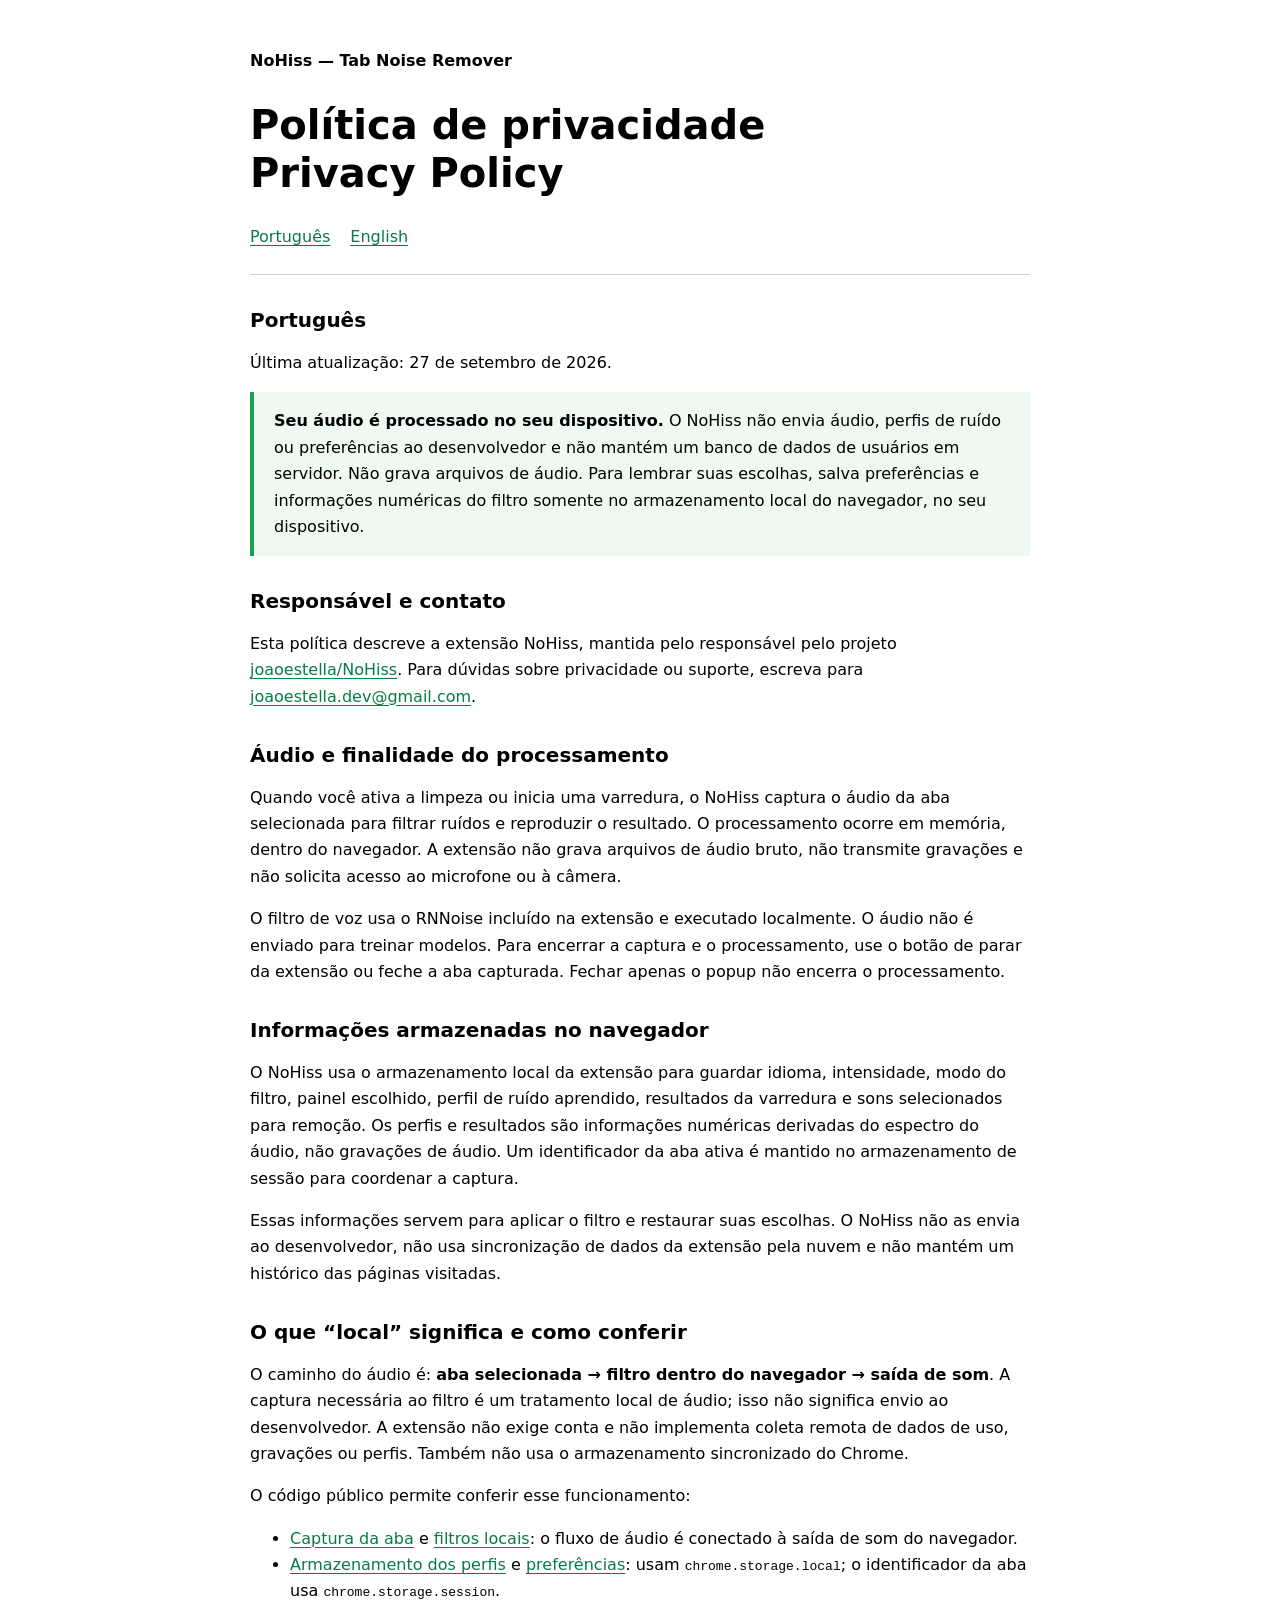
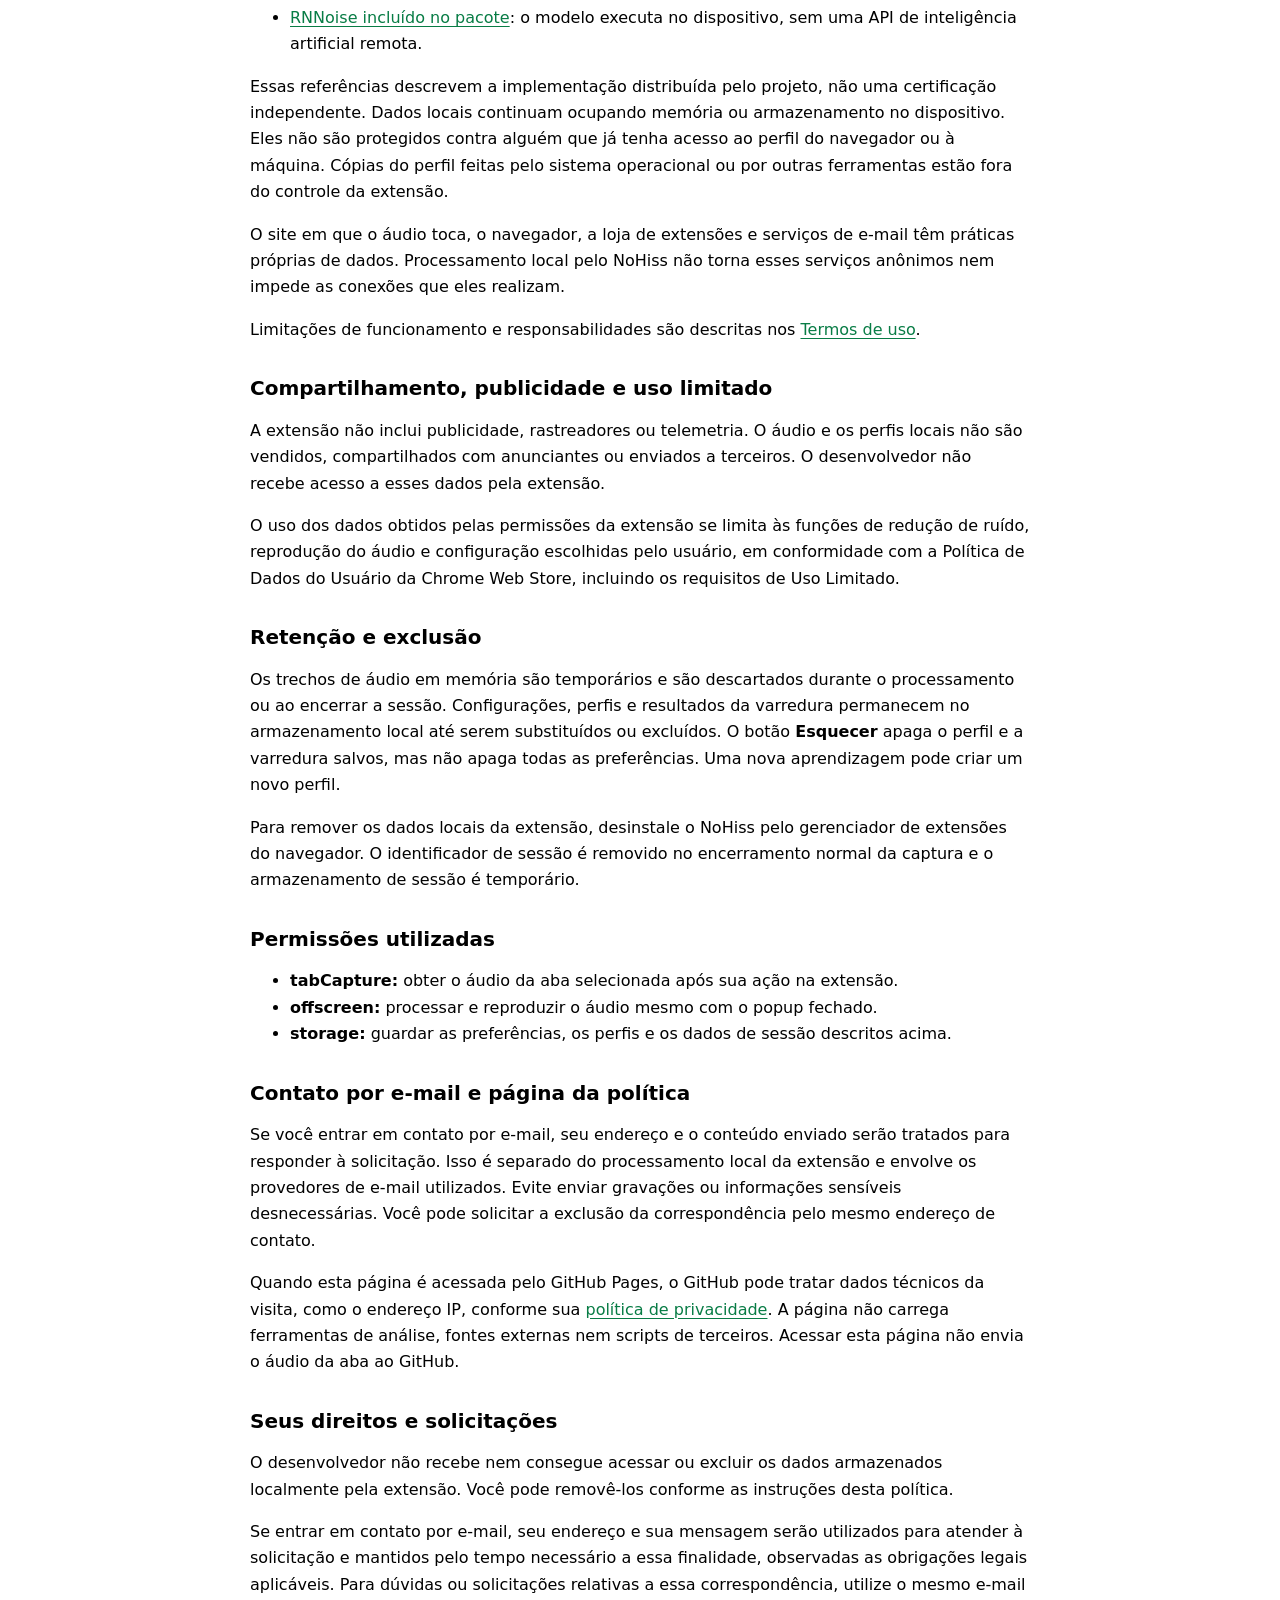
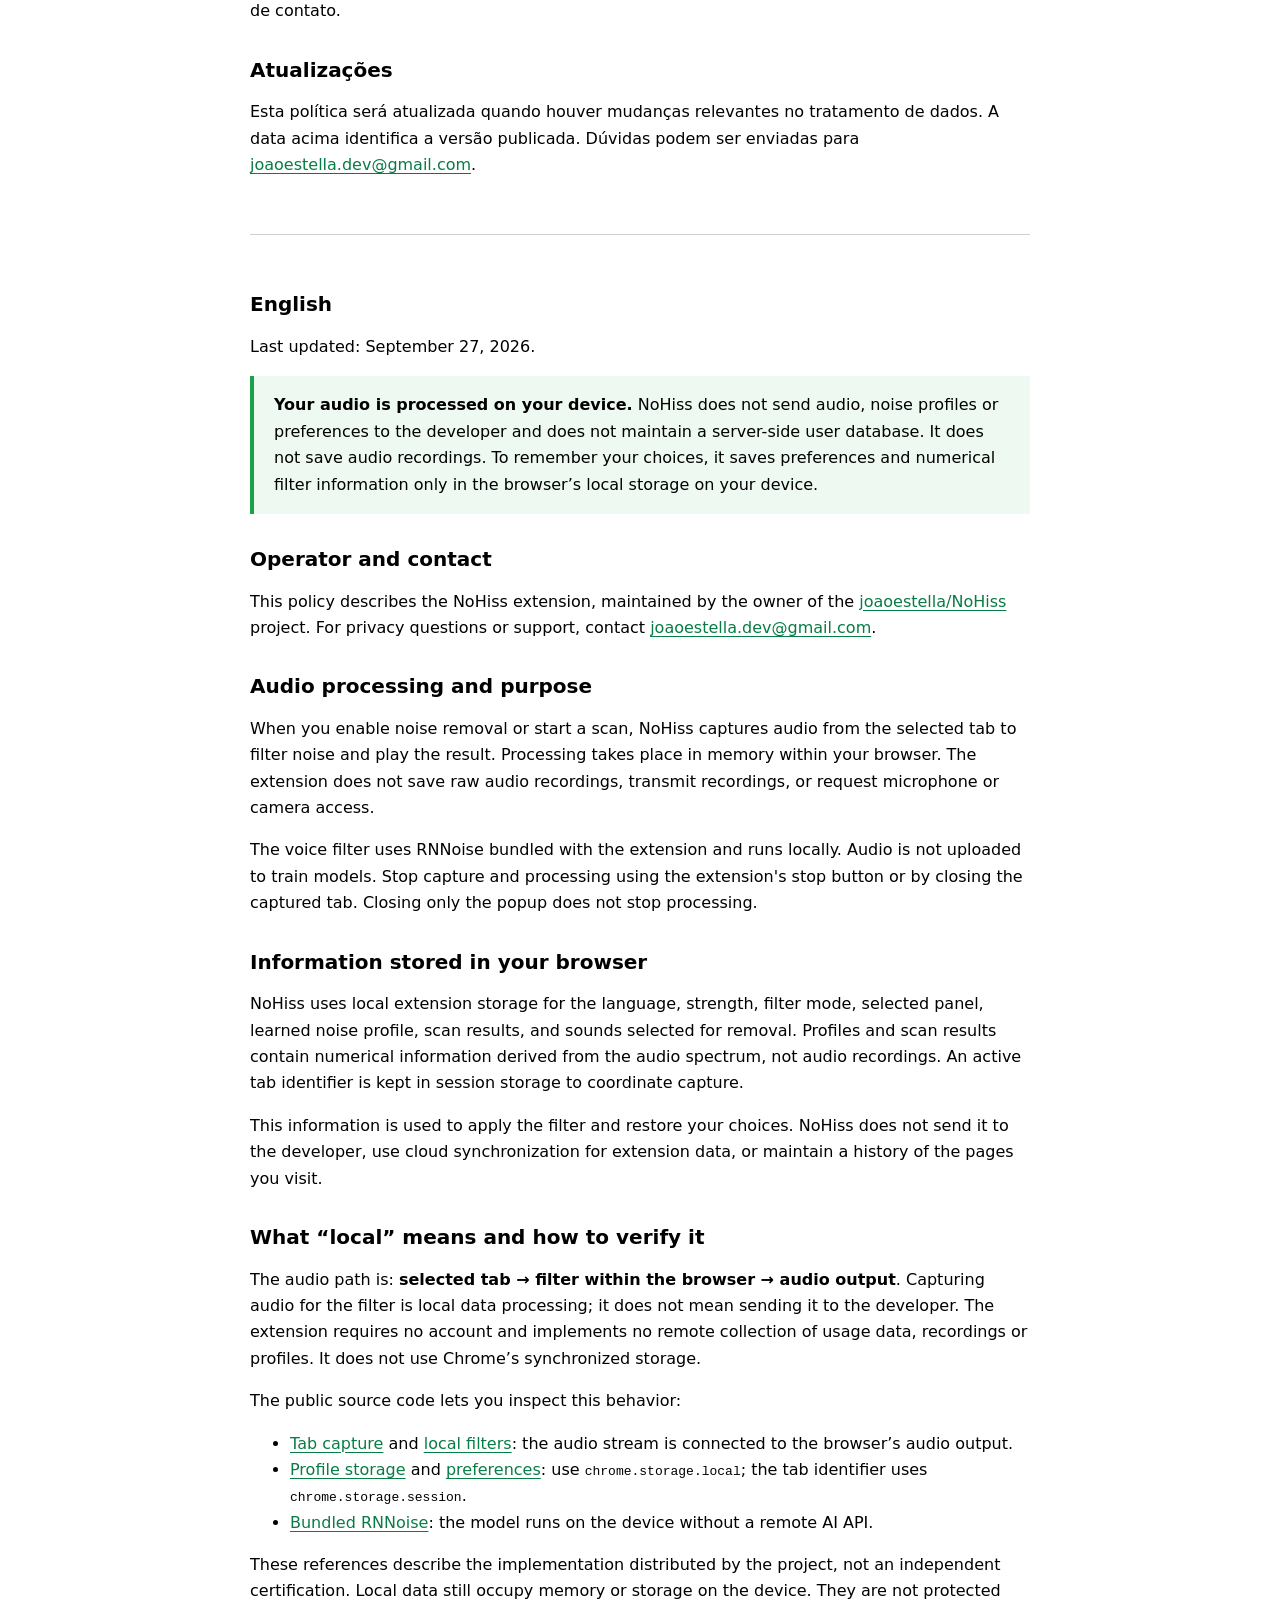
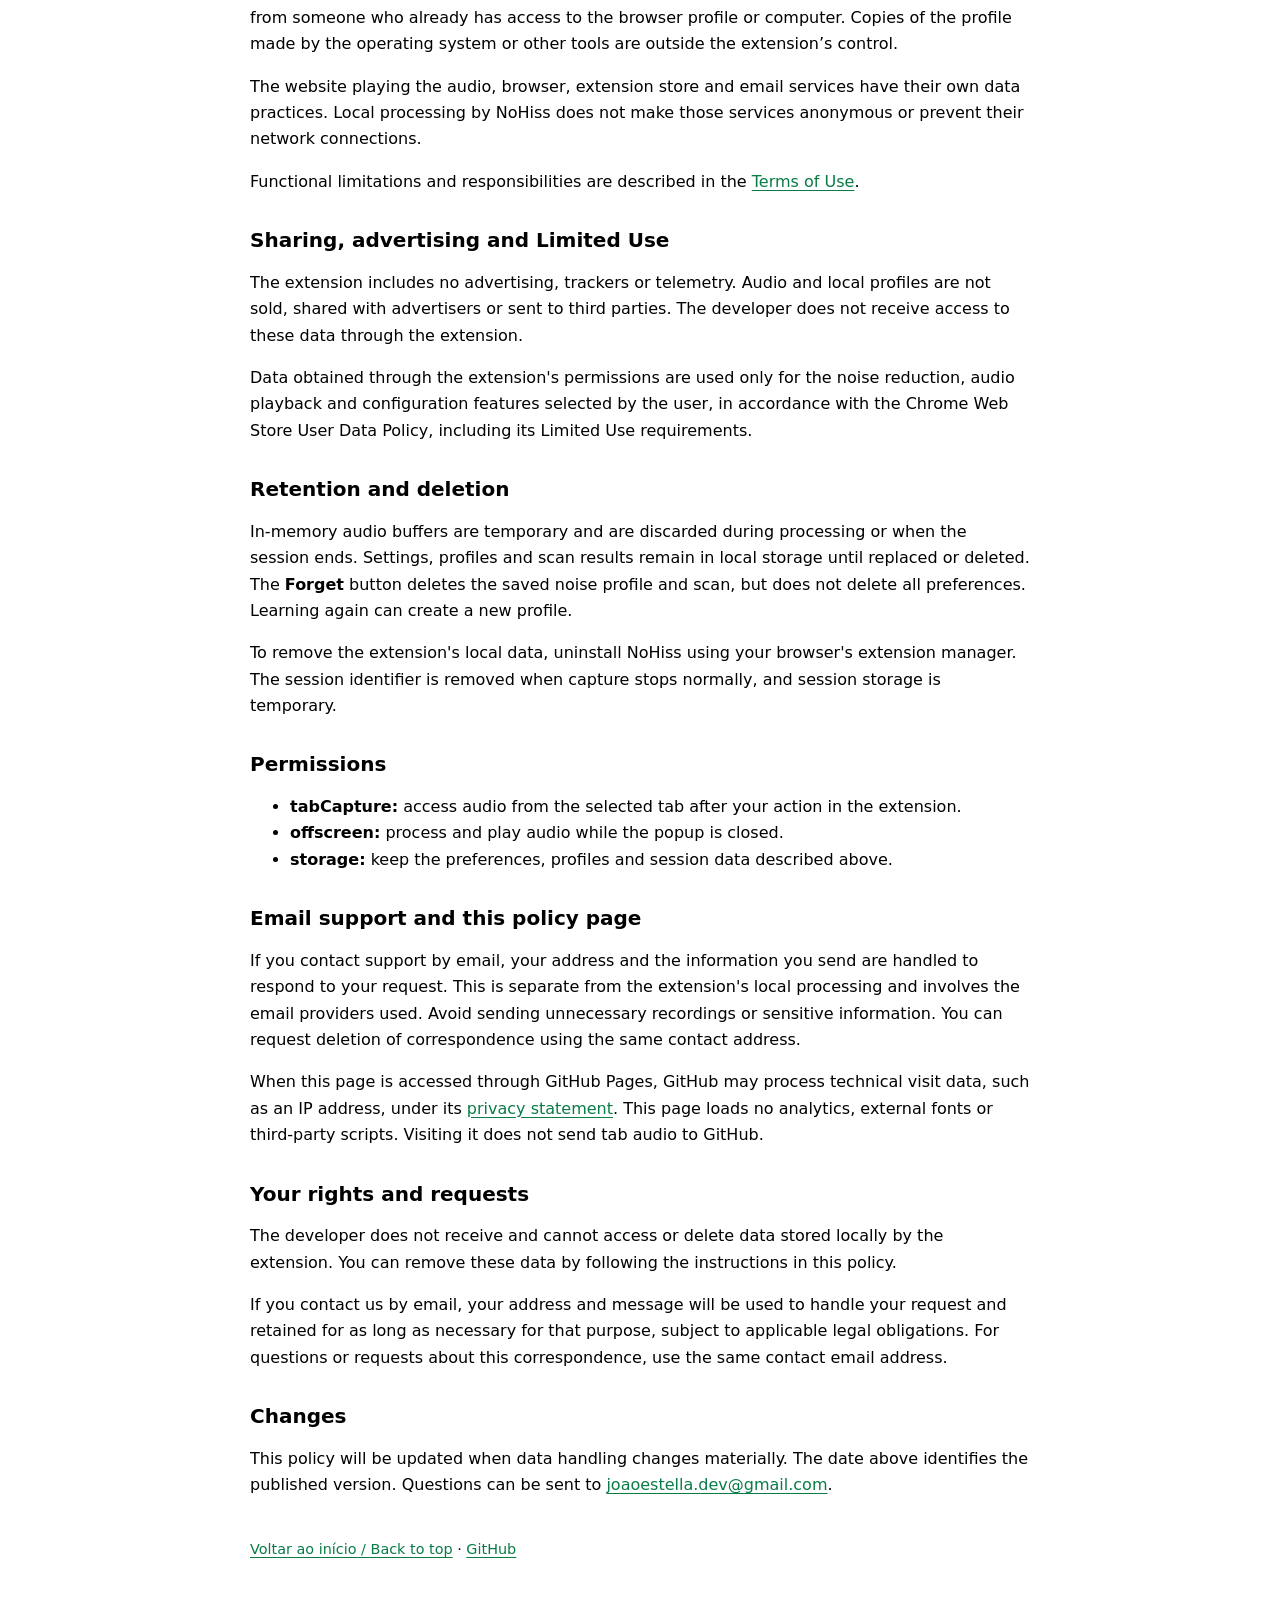
<file: docs/index.html>
<!doctype html>
<html lang="pt-BR">
<head>
  <meta charset="utf-8">
  <meta name="viewport" content="width=device-width, initial-scale=1">
  <meta name="description" content="Política de privacidade do NoHiss / NoHiss Privacy Policy. Processamento local de áudio e armazenamento no navegador.">
  <title>NoHiss — Política de privacidade / Privacy Policy</title>
  <style>
    :root { color-scheme: light dark; font-family: system-ui, sans-serif; line-height: 1.65; }
    body { margin: 0 auto; max-width: 780px; padding: 32px 22px 64px; }
    header { border-bottom: 1px solid #8886; padding-bottom: 24px; }
    h1 { font-size: clamp(1.8rem, 5vw, 2.5rem); line-height: 1.2; }
    h2 { margin-top: 2rem; line-height: 1.3; font-size: 1.25rem; }
    a { color: #087c45; text-underline-offset: 3px; overflow-wrap: anywhere; }
    nav a { display: inline-block; margin-right: 20px; }
    .summary { padding: 16px 20px; border-left: 4px solid #16a34a; background: #16a34a12; }
    article + article { margin-top: 56px; padding-top: 24px; border-top: 1px solid #8886; }
    footer { margin-top: 40px; font-size: .9rem; }
    @media (prefers-color-scheme: dark) { a { color: #66df9e; } }
  </style>
</head>
<body>
  <header>
    <p><strong>NoHiss — Tab Noise Remover</strong></p>
    <h1>Política de privacidade<br><span lang="en">Privacy Policy</span></h1>
    <nav aria-label="Idioma / Language"><a href="#portugues" lang="pt-BR">Português</a><a href="#english" lang="en">English</a></nav>
  </header>
  <main>
    <article id="portugues" lang="pt-BR" aria-labelledby="titulo-pt">
      <h2 id="titulo-pt">Português</h2>
      <p>Última atualização: <time datetime="2026-09-27">27 de setembro de 2026</time>.</p>
      <p class="summary"><strong>Seu áudio é processado no seu dispositivo.</strong> O NoHiss não envia áudio, perfis de ruído ou preferências ao desenvolvedor e não mantém um banco de dados de usuários em servidor. Não grava arquivos de áudio. Para lembrar suas escolhas, salva preferências e informações numéricas do filtro somente no armazenamento local do navegador, no seu dispositivo.</p>

      <h2>Responsável e contato</h2>
      <p>Esta política descreve a extensão NoHiss, mantida pelo responsável pelo projeto <a href="https://github.com/joaoestella/NoHiss">joaoestella/NoHiss</a>. Para dúvidas sobre privacidade ou suporte, escreva para <a href="mailto:joaoestella.dev@gmail.com">joaoestella.dev@gmail.com</a>.</p>

      <h2>Áudio e finalidade do processamento</h2>
      <p>Quando você ativa a limpeza ou inicia uma varredura, o NoHiss captura o áudio da aba selecionada para filtrar ruídos e reproduzir o resultado. O processamento ocorre em memória, dentro do navegador. A extensão não grava arquivos de áudio bruto, não transmite gravações e não solicita acesso ao microfone ou à câmera.</p>
      <p>O filtro de voz usa o RNNoise incluído na extensão e executado localmente. O áudio não é enviado para treinar modelos. Para encerrar a captura e o processamento, use o botão de parar da extensão ou feche a aba capturada. Fechar apenas o popup não encerra o processamento.</p>

      <h2>Informações armazenadas no navegador</h2>
      <p>O NoHiss usa o armazenamento local da extensão para guardar idioma, intensidade, modo do filtro, painel escolhido, perfil de ruído aprendido, resultados da varredura e sons selecionados para remoção. Os perfis e resultados são informações numéricas derivadas do espectro do áudio, não gravações de áudio. Um identificador da aba ativa é mantido no armazenamento de sessão para coordenar a captura.</p>
      <p>Essas informações servem para aplicar o filtro e restaurar suas escolhas. O NoHiss não as envia ao desenvolvedor, não usa sincronização de dados da extensão pela nuvem e não mantém um histórico das páginas visitadas.</p>

      <h2>O que “local” significa e como conferir</h2>
      <p>O caminho do áudio é: <strong>aba selecionada → filtro dentro do navegador → saída de som</strong>. A captura necessária ao filtro é um tratamento local de áudio; isso não significa envio ao desenvolvedor. A extensão não exige conta e não implementa coleta remota de dados de uso, gravações ou perfis. Também não usa o armazenamento sincronizado do Chrome.</p>
      <p>O código público permite conferir esse funcionamento:</p>
      <ul>
        <li><a href="https://github.com/joaoestella/NoHiss/blob/main/offscreen/offscreen.js">Captura da aba</a> e <a href="https://github.com/joaoestella/NoHiss/blob/main/audio/pipeline.js">filtros locais</a>: o fluxo de áudio é conectado à saída de som do navegador.</li>
        <li><a href="https://github.com/joaoestella/NoHiss/blob/main/background.js">Armazenamento dos perfis</a> e <a href="https://github.com/joaoestella/NoHiss/blob/main/popup/popup.js">preferências</a>: usam <code>chrome.storage.local</code>; o identificador da aba usa <code>chrome.storage.session</code>.</li>
        <li><a href="https://github.com/joaoestella/NoHiss/blob/main/audio/vendor/rnnoise-sync.js">RNNoise incluído no pacote</a>: o modelo executa no dispositivo, sem uma API de inteligência artificial remota.</li>
      </ul>
      <p>Essas referências descrevem a implementação distribuída pelo projeto, não uma certificação independente. Dados locais continuam ocupando memória ou armazenamento no dispositivo. Eles não são protegidos contra alguém que já tenha acesso ao perfil do navegador ou à máquina. Cópias do perfil feitas pelo sistema operacional ou por outras ferramentas estão fora do controle da extensão.</p>
      <p>O site em que o áudio toca, o navegador, a loja de extensões e serviços de e-mail têm práticas próprias de dados. Processamento local pelo NoHiss não torna esses serviços anônimos nem impede as conexões que eles realizam.</p>
      <p>Limitações de funcionamento e responsabilidades são descritas nos <a href="terms.html#portugues">Termos de uso</a>.</p>

      <h2>Compartilhamento, publicidade e uso limitado</h2>
      <p>A extensão não inclui publicidade, rastreadores ou telemetria. O áudio e os perfis locais não são vendidos, compartilhados com anunciantes ou enviados a terceiros. O desenvolvedor não recebe acesso a esses dados pela extensão.</p>
      <p>O uso dos dados obtidos pelas permissões da extensão se limita às funções de redução de ruído, reprodução do áudio e configuração escolhidas pelo usuário, em conformidade com a Política de Dados do Usuário da Chrome Web Store, incluindo os requisitos de Uso Limitado.</p>

      <h2>Retenção e exclusão</h2>
      <p>Os trechos de áudio em memória são temporários e são descartados durante o processamento ou ao encerrar a sessão. Configurações, perfis e resultados da varredura permanecem no armazenamento local até serem substituídos ou excluídos. O botão <strong>Esquecer</strong> apaga o perfil e a varredura salvos, mas não apaga todas as preferências. Uma nova aprendizagem pode criar um novo perfil.</p>
      <p>Para remover os dados locais da extensão, desinstale o NoHiss pelo gerenciador de extensões do navegador. O identificador de sessão é removido no encerramento normal da captura e o armazenamento de sessão é temporário.</p>

      <h2>Permissões utilizadas</h2>
      <ul>
        <li><strong>tabCapture:</strong> obter o áudio da aba selecionada após sua ação na extensão.</li>
        <li><strong>offscreen:</strong> processar e reproduzir o áudio mesmo com o popup fechado.</li>
        <li><strong>storage:</strong> guardar as preferências, os perfis e os dados de sessão descritos acima.</li>
      </ul>

      <h2>Contato por e-mail e página da política</h2>
      <p>Se você entrar em contato por e-mail, seu endereço e o conteúdo enviado serão tratados para responder à solicitação. Isso é separado do processamento local da extensão e envolve os provedores de e-mail utilizados. Evite enviar gravações ou informações sensíveis desnecessárias. Você pode solicitar a exclusão da correspondência pelo mesmo endereço de contato.</p>
      <p>Quando esta página é acessada pelo GitHub Pages, o GitHub pode tratar dados técnicos da visita, como o endereço IP, conforme sua <a href="https://docs.github.com/en/site-policy/privacy-policies/github-general-privacy-statement">política de privacidade</a>. A página não carrega ferramentas de análise, fontes externas nem scripts de terceiros. Acessar esta página não envia o áudio da aba ao GitHub.</p>

      <h2>Seus direitos e solicitações</h2>
      <p>O desenvolvedor não recebe nem consegue acessar ou excluir os dados armazenados localmente pela extensão. Você pode removê-los conforme as instruções desta política.</p>
      <p>Se entrar em contato por e-mail, seu endereço e sua mensagem serão utilizados para atender à solicitação e mantidos pelo tempo necessário a essa finalidade, observadas as obrigações legais aplicáveis. Para dúvidas ou solicitações relativas a essa correspondência, utilize o mesmo e-mail de contato.</p>

      <h2>Atualizações</h2>
      <p>Esta política será atualizada quando houver mudanças relevantes no tratamento de dados. A data acima identifica a versão publicada. Dúvidas podem ser enviadas para <a href="mailto:joaoestella.dev@gmail.com">joaoestella.dev@gmail.com</a>.</p>
    </article>

    <article id="english" lang="en" aria-labelledby="title-en">
      <h2 id="title-en">English</h2>
      <p>Last updated: <time datetime="2026-09-27">September 27, 2026</time>.</p>
      <p class="summary"><strong>Your audio is processed on your device.</strong> NoHiss does not send audio, noise profiles or preferences to the developer and does not maintain a server-side user database. It does not save audio recordings. To remember your choices, it saves preferences and numerical filter information only in the browser’s local storage on your device.</p>

      <h2>Operator and contact</h2>
      <p>This policy describes the NoHiss extension, maintained by the owner of the <a href="https://github.com/joaoestella/NoHiss">joaoestella/NoHiss</a> project. For privacy questions or support, contact <a href="mailto:joaoestella.dev@gmail.com">joaoestella.dev@gmail.com</a>.</p>

      <h2>Audio processing and purpose</h2>
      <p>When you enable noise removal or start a scan, NoHiss captures audio from the selected tab to filter noise and play the result. Processing takes place in memory within your browser. The extension does not save raw audio recordings, transmit recordings, or request microphone or camera access.</p>
      <p>The voice filter uses RNNoise bundled with the extension and runs locally. Audio is not uploaded to train models. Stop capture and processing using the extension's stop button or by closing the captured tab. Closing only the popup does not stop processing.</p>

      <h2>Information stored in your browser</h2>
      <p>NoHiss uses local extension storage for the language, strength, filter mode, selected panel, learned noise profile, scan results, and sounds selected for removal. Profiles and scan results contain numerical information derived from the audio spectrum, not audio recordings. An active tab identifier is kept in session storage to coordinate capture.</p>
      <p>This information is used to apply the filter and restore your choices. NoHiss does not send it to the developer, use cloud synchronization for extension data, or maintain a history of the pages you visit.</p>

      <h2>What “local” means and how to verify it</h2>
      <p>The audio path is: <strong>selected tab → filter within the browser → audio output</strong>. Capturing audio for the filter is local data processing; it does not mean sending it to the developer. The extension requires no account and implements no remote collection of usage data, recordings or profiles. It does not use Chrome’s synchronized storage.</p>
      <p>The public source code lets you inspect this behavior:</p>
      <ul>
        <li><a href="https://github.com/joaoestella/NoHiss/blob/main/offscreen/offscreen.js">Tab capture</a> and <a href="https://github.com/joaoestella/NoHiss/blob/main/audio/pipeline.js">local filters</a>: the audio stream is connected to the browser’s audio output.</li>
        <li><a href="https://github.com/joaoestella/NoHiss/blob/main/background.js">Profile storage</a> and <a href="https://github.com/joaoestella/NoHiss/blob/main/popup/popup.js">preferences</a>: use <code>chrome.storage.local</code>; the tab identifier uses <code>chrome.storage.session</code>.</li>
        <li><a href="https://github.com/joaoestella/NoHiss/blob/main/audio/vendor/rnnoise-sync.js">Bundled RNNoise</a>: the model runs on the device without a remote AI API.</li>
      </ul>
      <p>These references describe the implementation distributed by the project, not an independent certification. Local data still occupy memory or storage on the device. They are not protected from someone who already has access to the browser profile or computer. Copies of the profile made by the operating system or other tools are outside the extension’s control.</p>
      <p>The website playing the audio, browser, extension store and email services have their own data practices. Local processing by NoHiss does not make those services anonymous or prevent their network connections.</p>
      <p>Functional limitations and responsibilities are described in the <a href="terms.html#english">Terms of Use</a>.</p>

      <h2>Sharing, advertising and Limited Use</h2>
      <p>The extension includes no advertising, trackers or telemetry. Audio and local profiles are not sold, shared with advertisers or sent to third parties. The developer does not receive access to these data through the extension.</p>
      <p>Data obtained through the extension's permissions are used only for the noise reduction, audio playback and configuration features selected by the user, in accordance with the Chrome Web Store User Data Policy, including its Limited Use requirements.</p>

      <h2>Retention and deletion</h2>
      <p>In-memory audio buffers are temporary and are discarded during processing or when the session ends. Settings, profiles and scan results remain in local storage until replaced or deleted. The <strong>Forget</strong> button deletes the saved noise profile and scan, but does not delete all preferences. Learning again can create a new profile.</p>
      <p>To remove the extension's local data, uninstall NoHiss using your browser's extension manager. The session identifier is removed when capture stops normally, and session storage is temporary.</p>

      <h2>Permissions</h2>
      <ul>
        <li><strong>tabCapture:</strong> access audio from the selected tab after your action in the extension.</li>
        <li><strong>offscreen:</strong> process and play audio while the popup is closed.</li>
        <li><strong>storage:</strong> keep the preferences, profiles and session data described above.</li>
      </ul>

      <h2>Email support and this policy page</h2>
      <p>If you contact support by email, your address and the information you send are handled to respond to your request. This is separate from the extension's local processing and involves the email providers used. Avoid sending unnecessary recordings or sensitive information. You can request deletion of correspondence using the same contact address.</p>
      <p>When this page is accessed through GitHub Pages, GitHub may process technical visit data, such as an IP address, under its <a href="https://docs.github.com/en/site-policy/privacy-policies/github-general-privacy-statement">privacy statement</a>. This page loads no analytics, external fonts or third-party scripts. Visiting it does not send tab audio to GitHub.</p>

      <h2>Your rights and requests</h2>
      <p>The developer does not receive and cannot access or delete data stored locally by the extension. You can remove these data by following the instructions in this policy.</p>
      <p>If you contact us by email, your address and message will be used to handle your request and retained for as long as necessary for that purpose, subject to applicable legal obligations. For questions or requests about this correspondence, use the same contact email address.</p>

      <h2>Changes</h2>
      <p>This policy will be updated when data handling changes materially. The date above identifies the published version. Questions can be sent to <a href="mailto:joaoestella.dev@gmail.com">joaoestella.dev@gmail.com</a>.</p>
    </article>
  </main>
  <footer><a href="#portugues">Voltar ao início / Back to top</a> · <a href="https://github.com/joaoestella/NoHiss">GitHub</a></footer>
</body>
</html>
</file>
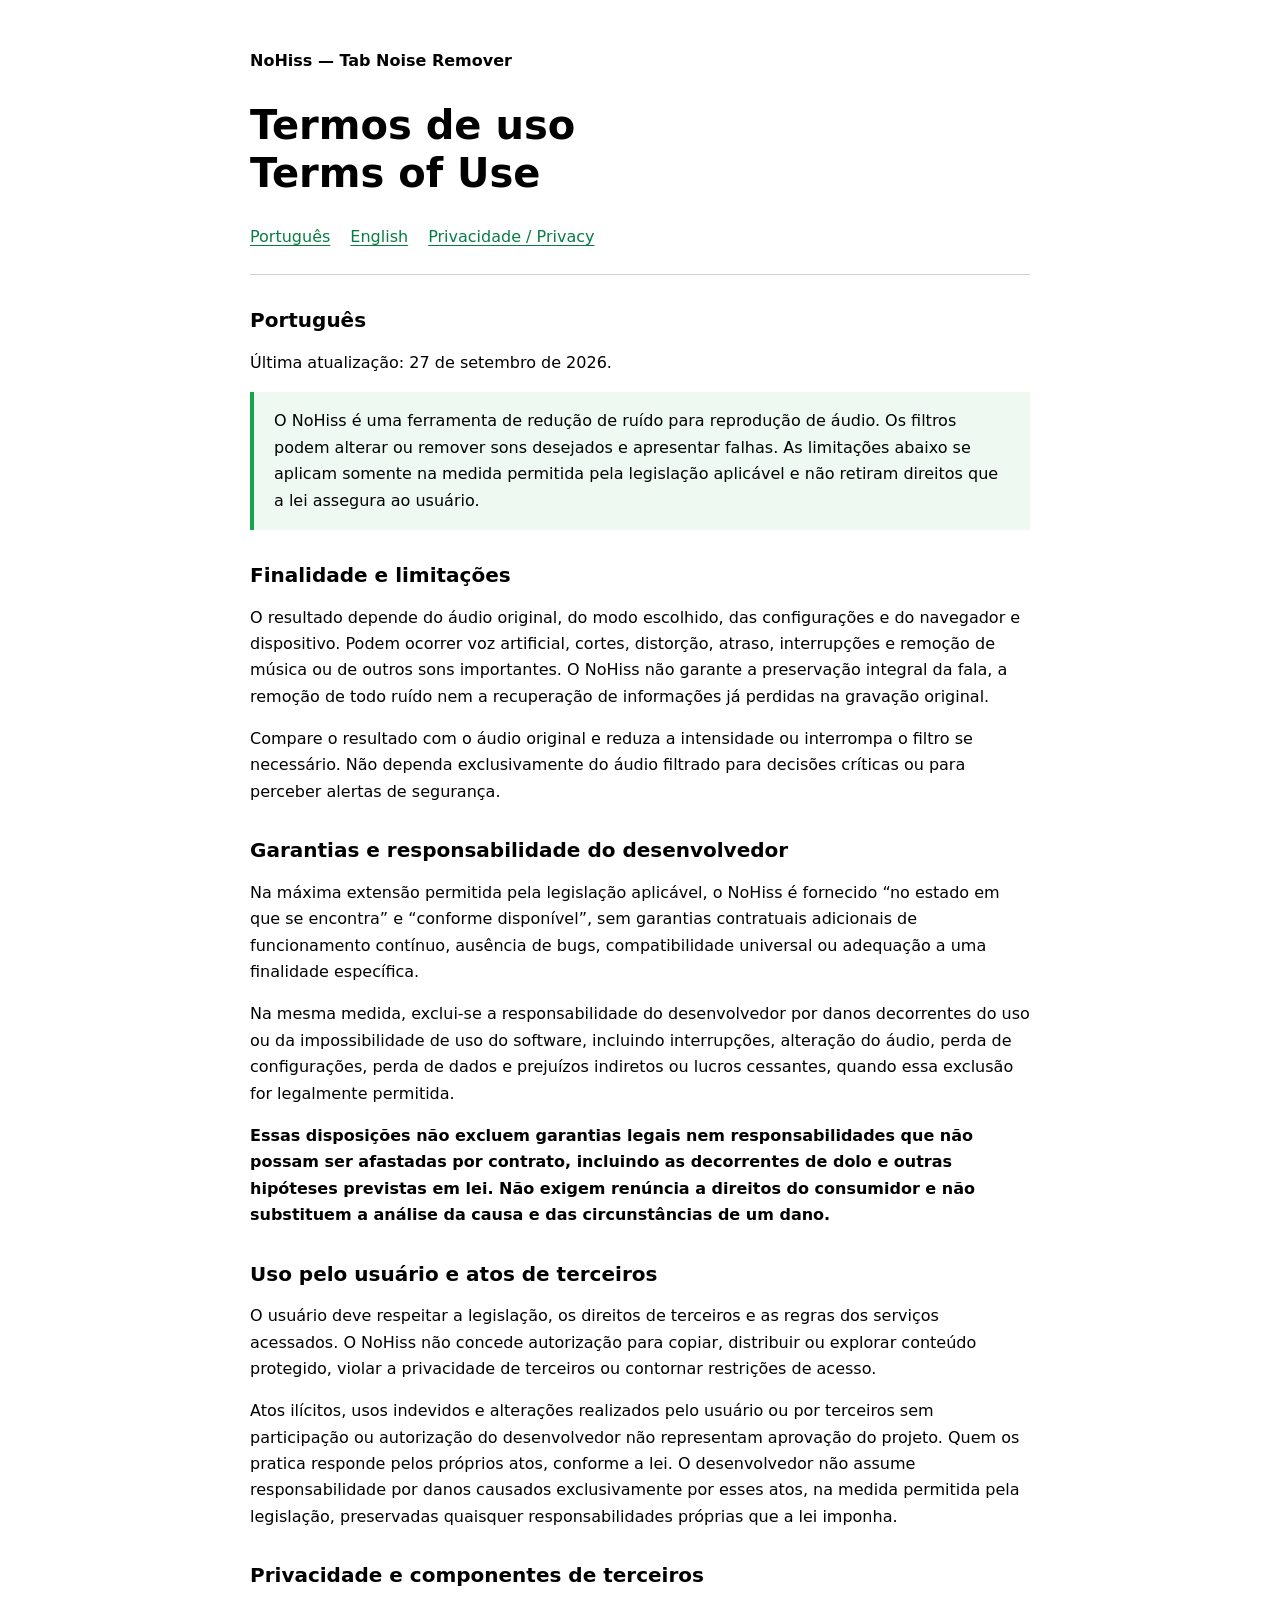
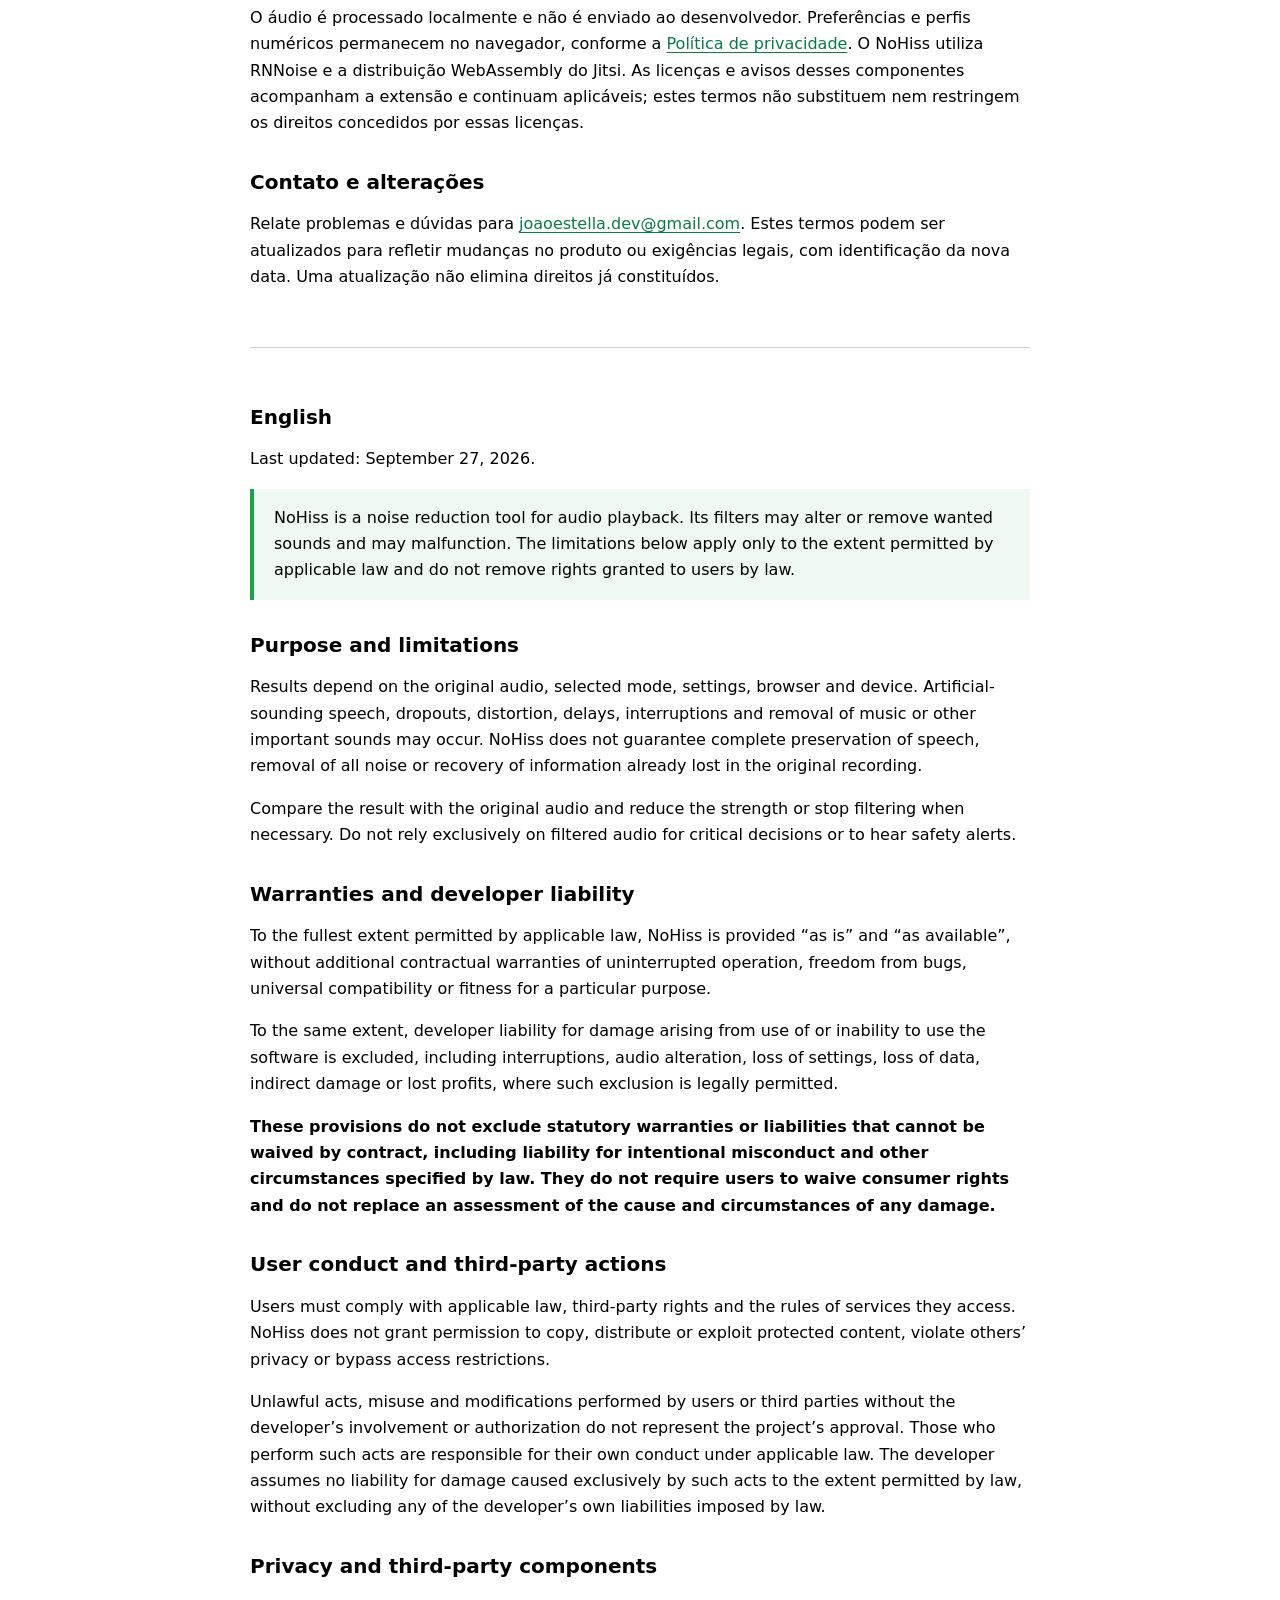
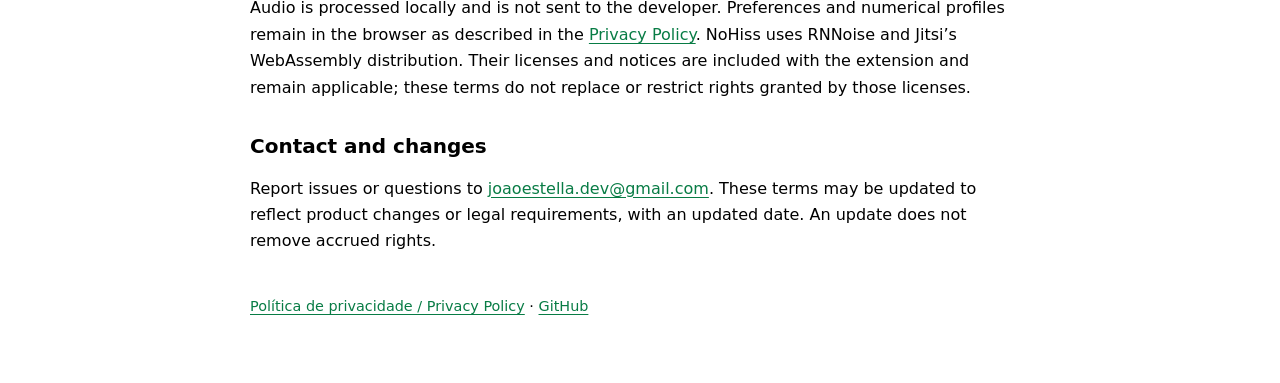
<file: docs/terms.html>
<!doctype html>
<html lang="pt-BR">
<head>
  <meta charset="utf-8">
  <meta name="viewport" content="width=device-width, initial-scale=1">
  <meta name="description" content="Termos de uso do NoHiss / NoHiss Terms of Use. Limitações do filtro e responsabilidades.">
  <title>NoHiss — Termos de uso / Terms of Use</title>
  <style>
    :root { color-scheme: light dark; font-family: system-ui, sans-serif; line-height: 1.65; }
    body { margin: 0 auto; max-width: 780px; padding: 32px 22px 64px; }
    header { border-bottom: 1px solid #8886; padding-bottom: 24px; }
    h1 { font-size: clamp(1.8rem, 5vw, 2.5rem); line-height: 1.2; }
    h2 { margin-top: 2rem; line-height: 1.3; font-size: 1.25rem; }
    a { color: #087c45; text-underline-offset: 3px; overflow-wrap: anywhere; }
    nav a { display: inline-block; margin-right: 20px; }
    .summary { padding: 16px 20px; border-left: 4px solid #16a34a; background: #16a34a12; }
    article + article { margin-top: 56px; padding-top: 24px; border-top: 1px solid #8886; }
    footer { margin-top: 40px; font-size: .9rem; }
    @media (prefers-color-scheme: dark) { a { color: #66df9e; } }
  </style>
</head>
<body>
  <header>
    <p><strong>NoHiss — Tab Noise Remover</strong></p>
    <h1>Termos de uso<br><span lang="en">Terms of Use</span></h1>
    <nav aria-label="Idioma / Language"><a href="#portugues" lang="pt-BR">Português</a><a href="#english" lang="en">English</a><a href="index.html">Privacidade / Privacy</a></nav>
  </header>
  <main>
    <article id="portugues" lang="pt-BR" aria-labelledby="titulo-pt">
      <h2 id="titulo-pt">Português</h2>
      <p>Última atualização: <time datetime="2026-09-27">27 de setembro de 2026</time>.</p>
      <p class="summary">O NoHiss é uma ferramenta de redução de ruído para reprodução de áudio. Os filtros podem alterar ou remover sons desejados e apresentar falhas. As limitações abaixo se aplicam somente na medida permitida pela legislação aplicável e não retiram direitos que a lei assegura ao usuário.</p>
      <h2>Finalidade e limitações</h2>
      <p>O resultado depende do áudio original, do modo escolhido, das configurações e do navegador e dispositivo. Podem ocorrer voz artificial, cortes, distorção, atraso, interrupções e remoção de música ou de outros sons importantes. O NoHiss não garante a preservação integral da fala, a remoção de todo ruído nem a recuperação de informações já perdidas na gravação original.</p>
      <p>Compare o resultado com o áudio original e reduza a intensidade ou interrompa o filtro se necessário. Não dependa exclusivamente do áudio filtrado para decisões críticas ou para perceber alertas de segurança.</p>
      <h2>Garantias e responsabilidade do desenvolvedor</h2>
      <p>Na máxima extensão permitida pela legislação aplicável, o NoHiss é fornecido “no estado em que se encontra” e “conforme disponível”, sem garantias contratuais adicionais de funcionamento contínuo, ausência de bugs, compatibilidade universal ou adequação a uma finalidade específica.</p>
      <p>Na mesma medida, exclui-se a responsabilidade do desenvolvedor por danos decorrentes do uso ou da impossibilidade de uso do software, incluindo interrupções, alteração do áudio, perda de configurações, perda de dados e prejuízos indiretos ou lucros cessantes, quando essa exclusão for legalmente permitida.</p>
      <p><strong>Essas disposições não excluem garantias legais nem responsabilidades que não possam ser afastadas por contrato, incluindo as decorrentes de dolo e outras hipóteses previstas em lei. Não exigem renúncia a direitos do consumidor e não substituem a análise da causa e das circunstâncias de um dano.</strong></p>
      <h2>Uso pelo usuário e atos de terceiros</h2>
      <p>O usuário deve respeitar a legislação, os direitos de terceiros e as regras dos serviços acessados. O NoHiss não concede autorização para copiar, distribuir ou explorar conteúdo protegido, violar a privacidade de terceiros ou contornar restrições de acesso.</p>
      <p>Atos ilícitos, usos indevidos e alterações realizados pelo usuário ou por terceiros sem participação ou autorização do desenvolvedor não representam aprovação do projeto. Quem os pratica responde pelos próprios atos, conforme a lei. O desenvolvedor não assume responsabilidade por danos causados exclusivamente por esses atos, na medida permitida pela legislação, preservadas quaisquer responsabilidades próprias que a lei imponha.</p>
      <h2>Privacidade e componentes de terceiros</h2>
      <p>O áudio é processado localmente e não é enviado ao desenvolvedor. Preferências e perfis numéricos permanecem no navegador, conforme a <a href="index.html#portugues">Política de privacidade</a>. O NoHiss utiliza RNNoise e a distribuição WebAssembly do Jitsi. As licenças e avisos desses componentes acompanham a extensão e continuam aplicáveis; estes termos não substituem nem restringem os direitos concedidos por essas licenças.</p>
      <h2>Contato e alterações</h2>
      <p>Relate problemas e dúvidas para <a href="mailto:joaoestella.dev@gmail.com">joaoestella.dev@gmail.com</a>. Estes termos podem ser atualizados para refletir mudanças no produto ou exigências legais, com identificação da nova data. Uma atualização não elimina direitos já constituídos.</p>
    </article>
    <article id="english" lang="en" aria-labelledby="title-en">
      <h2 id="title-en">English</h2>
      <p>Last updated: <time datetime="2026-09-27">September 27, 2026</time>.</p>
      <p class="summary">NoHiss is a noise reduction tool for audio playback. Its filters may alter or remove wanted sounds and may malfunction. The limitations below apply only to the extent permitted by applicable law and do not remove rights granted to users by law.</p>
      <h2>Purpose and limitations</h2>
      <p>Results depend on the original audio, selected mode, settings, browser and device. Artificial-sounding speech, dropouts, distortion, delays, interruptions and removal of music or other important sounds may occur. NoHiss does not guarantee complete preservation of speech, removal of all noise or recovery of information already lost in the original recording.</p>
      <p>Compare the result with the original audio and reduce the strength or stop filtering when necessary. Do not rely exclusively on filtered audio for critical decisions or to hear safety alerts.</p>
      <h2>Warranties and developer liability</h2>
      <p>To the fullest extent permitted by applicable law, NoHiss is provided “as is” and “as available”, without additional contractual warranties of uninterrupted operation, freedom from bugs, universal compatibility or fitness for a particular purpose.</p>
      <p>To the same extent, developer liability for damage arising from use of or inability to use the software is excluded, including interruptions, audio alteration, loss of settings, loss of data, indirect damage or lost profits, where such exclusion is legally permitted.</p>
      <p><strong>These provisions do not exclude statutory warranties or liabilities that cannot be waived by contract, including liability for intentional misconduct and other circumstances specified by law. They do not require users to waive consumer rights and do not replace an assessment of the cause and circumstances of any damage.</strong></p>
      <h2>User conduct and third-party actions</h2>
      <p>Users must comply with applicable law, third-party rights and the rules of services they access. NoHiss does not grant permission to copy, distribute or exploit protected content, violate others’ privacy or bypass access restrictions.</p>
      <p>Unlawful acts, misuse and modifications performed by users or third parties without the developer’s involvement or authorization do not represent the project’s approval. Those who perform such acts are responsible for their own conduct under applicable law. The developer assumes no liability for damage caused exclusively by such acts to the extent permitted by law, without excluding any of the developer’s own liabilities imposed by law.</p>
      <h2>Privacy and third-party components</h2>
      <p>Audio is processed locally and is not sent to the developer. Preferences and numerical profiles remain in the browser as described in the <a href="index.html#english">Privacy Policy</a>. NoHiss uses RNNoise and Jitsi’s WebAssembly distribution. Their licenses and notices are included with the extension and remain applicable; these terms do not replace or restrict rights granted by those licenses.</p>
      <h2>Contact and changes</h2>
      <p>Report issues or questions to <a href="mailto:joaoestella.dev@gmail.com">joaoestella.dev@gmail.com</a>. These terms may be updated to reflect product changes or legal requirements, with an updated date. An update does not remove accrued rights.</p>
    </article>
  </main>
  <footer><a href="index.html">Política de privacidade / Privacy Policy</a> · <a href="https://github.com/joaoestella/NoHiss">GitHub</a></footer>
</body>
</html>
</file>
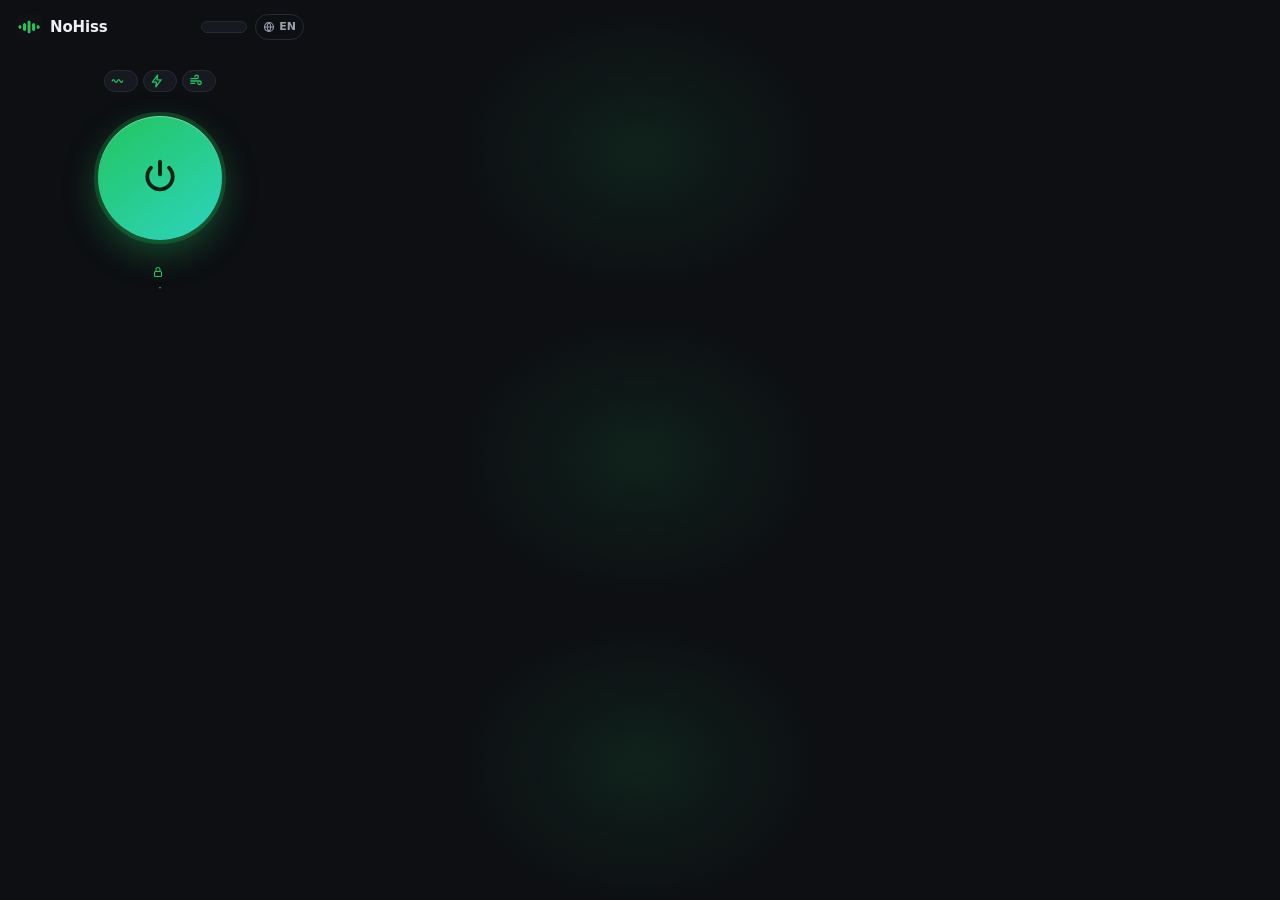
<file: popup/popup.html>
<!doctype html>
<html lang="en">
  <head>
    <meta charset="utf-8" />
    <title>NoHiss</title>
    <link rel="stylesheet" href="popup.css" />
  </head>
  <body class="simple-view">
    <header>
      <img src="../icons/icon48.png" alt="" width="26" height="26" />
      <h1>NoHiss</h1>
      <div id="view" class="view-switch" role="radiogroup" data-i18n-aria-label="view.label">
        <button role="radio" data-view="simple" data-i18n="view.simple"></button>
        <button role="radio" data-view="pro" data-i18n="view.pro"></button>
      </div>
      <label class="lang" data-i18n-title="lang.label">
        <svg width="12" height="12" viewBox="0 0 24 24" fill="none" stroke="currentColor" stroke-width="2.2" aria-hidden="true"><circle cx="12" cy="12" r="9"/><path d="M3 12h18M12 3a14 14 0 0 1 0 18M12 3a14 14 0 0 0 0 18"/></svg>
        <span id="langCode">EN</span>
        <!-- Native menu with the full language names, laid over the short code. -->
        <select id="lang" data-i18n-aria-label="lang.label"></select>
      </label>
    </header>

    <section id="hero" class="hero" data-state="off">
      <div class="hero-text">
        <h2 id="heroTitle"></h2>
        <p id="heroSub" class="hero-sub" aria-live="polite"></p>
      </div>
      <ul id="chips" class="chips">
        <li><svg viewBox="0 0 24 24" aria-hidden="true"><path d="M2 12c1.5-3 3-3 4.5 0s3 3 4.5 0 3-3 4.5 0 3 3 4.5 0"/></svg><span data-i18n="chip.hiss"></span></li>
        <li><svg viewBox="0 0 24 24" aria-hidden="true"><path d="M13 2 4 14h7l-1 8 9-12h-7z"/></svg><span data-i18n="chip.hum"></span></li>
        <li><svg viewBox="0 0 24 24" aria-hidden="true"><path d="M3 8h10a3 3 0 1 0-3-3M3 12h15a3 3 0 1 1-3 3M3 16h7"/></svg><span data-i18n="chip.noise"></span></li>
      </ul>
      <div class="power-wrap">
        <span class="pulse" aria-hidden="true"></span>
        <button id="toggle" class="power" aria-pressed="false">
          <svg class="ring" viewBox="0 0 100 100" aria-hidden="true"><circle class="track" cx="50" cy="50" r="47"/><circle id="ringFill" class="fill-ring" cx="50" cy="50" r="47"/></svg>
          <svg class="power-icon" viewBox="0 0 24 24" aria-hidden="true"><path d="M12 3v8"/><path d="M6.3 6.8a8 8 0 1 0 11.4 0"/></svg>
          <span id="toggleWord" class="power-word"></span>
        </button>
      </div>
    </section>
    <p id="error" class="error" hidden></p>

    <!-- Simple: three strength presets. -->
    <section id="simple" class="simple" hidden>
      <p id="strengthLabel" class="caption" data-i18n="strength.label"></p>
      <div class="presets" role="radiogroup" aria-labelledby="strengthLabel">
        <button role="radio" data-amount="0.35" data-i18n="strength.light"></button>
        <button role="radio" data-amount="0.6" data-i18n="strength.medium"></button>
        <button role="radio" data-amount="0.85" data-i18n="strength.strong"></button>
      </div>
    </section>

    <!-- Pro: filters, learning, scan, exact strength and meter. -->
    <section id="controls" class="controls" aria-disabled="true" hidden>
      <div class="tabs" role="tablist">
        <button id="tabClean" role="tab" data-tab="clean" data-i18n="tab.clean"></button>
        <button id="tabScan" role="tab" data-tab="scan" data-i18n="tab.scan"></button>
      </div>

      <div id="panelClean" class="needs-on" role="tabpanel">
      <div class="segmented" role="radiogroup" data-i18n-aria-label="mode.label">
        <button id="modeSpectral" role="radio" data-mode="spectral" data-i18n="mode.spectral"></button>
        <button id="modeRnnoise" role="radio" data-mode="rnnoise" data-i18n="mode.rnnoise"></button>
      </div>
      <p id="modeHint" class="hint"></p>

      <div id="learnBox" class="learn">
        <div id="learnIdle">
          <button id="learnBtn" class="accent-outline" data-i18n="learn.button"></button>
          <p id="learnError" class="error" hidden></p>
          <p class="hint" data-i18n="learn.hint"></p>
        </div>
        <div id="learnRunning" hidden>
          <div class="row"><span data-i18n="learn.listening"></span><span id="learnTime">0 / 30 s</span></div>
          <div class="bar"><div id="learnBar" class="fill"></div></div>
          <button id="learnCancel" class="link" data-i18n="learn.cancel"></button>
        </div>
        <div id="learnDone" hidden>
          <div class="row"><span data-i18n="learn.fingerprint"></span><strong id="learnLevel"></strong></div>
          <canvas id="curve" width="560" height="120" data-i18n-aria-label="learn.curveLabel"></canvas>
          <div class="row actions">
            <button id="learnAgain" class="link" data-i18n="learn.again"></button>
            <button id="forget" class="link" data-i18n="learn.forget"></button>
          </div>
        </div>
      </div>
      </div>

      <div id="panelScan" role="tabpanel" hidden>
        <div id="scanIdle">
          <button id="scanBtn" class="accent-outline" data-i18n="scan.button"></button>
          <p class="hint" data-i18n="scan.hint"></p>
        </div>
        <div id="scanRunning" hidden>
          <div class="row"><span data-i18n="scan.listening"></span><span id="scanTime">0 / 30 s</span></div>
          <div class="bar"><div id="scanBar" class="fill"></div></div>
          <p class="hint" data-i18n="scan.runningHint"></p>
        </div>
        <div id="scanDone" hidden>
          <canvas id="scanChart" width="560" height="128" data-i18n-aria-label="scan.chart"></canvas>
          <p class="hint" data-i18n="scan.pick"></p>
          <ul id="scanList" class="scan-list"></ul>
          <p id="scanEmpty" class="hint" data-i18n="scan.empty" hidden></p>
          <div class="row actions">
            <button id="scanAgain" class="link" data-i18n="scan.again"></button>
          </div>
        </div>
        <p id="scanError" class="error" hidden></p>
      </div>

      <div class="shared needs-on">
      <label class="row" for="amount">
        <span data-i18n="amount.label"></span>
        <output id="amountValue">60%</output>
      </label>
      <input id="amount" type="range" min="0" max="100" step="1" value="60" />
      <p class="hint" data-i18n="amount.hint"></p>

      <div class="meter" aria-live="polite">
        <div class="row">
          <span id="meterLabel"></span>
          <strong id="reduction">— dB</strong>
        </div>
        <div class="bar"><div id="reductionBar" class="fill"></div></div>
        <div id="vadRow" class="row small" hidden>
          <span class="voice"><i id="voiceDot"></i> <span data-i18n="meter.voice"></span></span>
          <span id="vadValue">—</span>
        </div>
      </div>
      </div>
    </section>

    <button id="compare" class="hold" hidden>
      <svg viewBox="0 0 24 24" aria-hidden="true"><path d="M4 15v-3a8 8 0 0 1 16 0v3"/><rect x="3" y="14" width="4" height="7" rx="1.5"/><rect x="17" y="14" width="4" height="7" rx="1.5"/></svg>
      <span id="compareText"></span>
    </button>

    <footer>
      <span class="local"><svg viewBox="0 0 24 24" aria-hidden="true"><rect x="5" y="11" width="14" height="10" rx="2"/><path d="M8 11V7a4 4 0 0 1 8 0v4"/></svg><span data-i18n="footer"></span></span>
      <span class="links">
        <a class="privacy-link" href="../docs/index.html" target="_blank" rel="noopener noreferrer" data-i18n="privacy.link"></a> ·
        <a class="privacy-link" href="../docs/terms.html" target="_blank" rel="noopener noreferrer" data-i18n="terms.link"></a>
      </span>
    </footer>

    <script type="module" src="popup.js"></script>
  </body>
</html>
</file>
<file: popup/popup.css>
:root {
  --bg: #0d0f13;
  --card: #161920;
  --line: #262a33;
  --text: #eef0f5;
  --muted: #9aa1ae;
  --accent: #22c55e;
  --accent-2: #2dd4bf;
  --accent-ink: #04210f;
  --danger: #f87171;
  color-scheme: dark;
}

* { box-sizing: border-box; }
[hidden] { display: none !important; }

body {
  width: 320px;
  margin: 0;
  padding: 14px 16px 12px;
  background:
    radial-gradient(260px 200px at 50% 150px, rgba(34, 197, 94, 0.10), transparent 70%),
    var(--bg);
  color: var(--text);
  font: 13px/1.4 system-ui, -apple-system, "Segoe UI", Roboto, sans-serif;
}

button {
  width: 100%;
  border: 0;
  border-radius: 10px;
  font: inherit;
  font-weight: 600;
  color: inherit;
  cursor: pointer;
}
button:disabled { opacity: 0.6; cursor: default; }
button:focus-visible, select:focus-visible + *, a:focus-visible { outline: 2px solid var(--accent); outline-offset: 2px; }

/* ---------- Header ---------- */

header {
  display: flex;
  align-items: center;
  gap: 8px;
  margin-bottom: 12px;
}
header img { border-radius: 7px; }
h1 { margin: 0; font-size: 15px; font-weight: 700; letter-spacing: -0.01em; }

.view-switch {
  display: flex;
  margin-inline-start: auto;
  padding: 2px;
  background: var(--card);
  border: 1px solid var(--line);
  border-radius: 999px;
}
.view-switch button {
  width: auto;
  padding: 3px 10px;
  border-radius: 999px;
  background: none;
  color: var(--muted);
  font-size: 11px;
}
.view-switch button[aria-checked="true"] { background: var(--line); color: var(--text); }
.view-switch button[data-view="pro"][aria-checked="true"] { background: rgba(34, 197, 94, 0.18); color: var(--accent); }

.lang {
  position: relative;
  display: inline-flex;
  align-items: center;
  gap: 4px;
  flex: none;
  padding: 4px 7px;
  color: var(--muted);
  border: 1px solid var(--line);
  border-radius: 999px;
  font-size: 11px;
  font-weight: 600;
  cursor: pointer;
}
.lang:hover, .lang:focus-within { color: var(--text); border-color: var(--muted); }
/* The real <select> sits invisibly on top, so a click opens the native menu. */
.lang select {
  position: absolute;
  inset: 0;
  width: 100%;
  opacity: 0;
  cursor: pointer;
  font-size: 13px;
}
.lang select option { color: #111; }

/* ---------- Hero: what it does + the big button ---------- */

.hero {
  display: flex;
  flex-direction: column;
  align-items: center;
  text-align: center;
}
.hero h2 {
  margin: 4px 0 0;
  font-size: 22px;
  line-height: 1.15;
  font-weight: 800;
  letter-spacing: -0.02em;
  text-wrap: balance;
}
.hero-sub:empty { display: none; }
.hero-sub {
  margin: 6px 0 0;
  color: var(--muted);
  font-size: 13px;
  font-weight: 500;
  font-variant-numeric: tabular-nums;
}
.hero[data-state="on"] h2 { color: var(--accent); }
.hero[data-state="on"] .hero-sub { color: var(--text); }
.hero[data-state="on"] h2::after {
  content: "";
  display: inline-block;
  width: 18px;
  height: 18px;
  margin-inline-start: 6px;
  vertical-align: -2px;
  background: currentColor;
  -webkit-mask: url('data:image/svg+xml;utf8,<svg xmlns="http://www.w3.org/2000/svg" viewBox="0 0 24 24" fill="none" stroke="black" stroke-width="3" stroke-linecap="round" stroke-linejoin="round"><path d="M4 12.5l5 5L20 6.5"/></svg>') center / contain no-repeat;
          mask: url('data:image/svg+xml;utf8,<svg xmlns="http://www.w3.org/2000/svg" viewBox="0 0 24 24" fill="none" stroke="black" stroke-width="3" stroke-linecap="round" stroke-linejoin="round"><path d="M4 12.5l5 5L20 6.5"/></svg>') center / contain no-repeat;
}

.chips {
  display: flex;
  flex-wrap: wrap;
  justify-content: center;
  gap: 5px;
  margin: 14px 0 0;
  padding: 0;
  list-style: none;
}
.chips li {
  display: inline-flex;
  align-items: center;
  gap: 4px;
  padding: 3px 8px 3px 6px;
  border-radius: 999px;
  background: var(--card);
  border: 1px solid var(--line);
  color: #cdd2db;
  font-size: 11px;
  font-weight: 600;
  white-space: nowrap;
}
.chips svg, .hold svg, footer svg {
  width: 14px;
  height: 14px;
  flex: none;
  fill: none;
  stroke: currentColor;
  stroke-width: 2.2;
  stroke-linecap: round;
  stroke-linejoin: round;
}
.chips svg { color: var(--accent); }

.power-wrap {
  position: relative;
  display: grid;
  place-items: center;
  width: 136px;
  height: 136px;
  margin: 18px 0 6px;
}
.power {
  position: relative;
  display: flex;
  flex-direction: column;
  align-items: center;
  justify-content: center;
  gap: 4px;
  width: 124px;
  height: 124px;
  border-radius: 50%;
  background: radial-gradient(circle at 50% 35%, #2a2f39, #181b22 70%);
  box-shadow: 0 10px 30px rgba(0, 0, 0, 0.45), inset 0 1px 0 rgba(255, 255, 255, 0.07);
  color: var(--text);
  transition: transform 0.15s ease, background 0.25s, box-shadow 0.25s;
}
.power:hover { transform: scale(1.03); }
.power:active { transform: scale(0.97); }
.power-icon {
  width: 38px;
  height: 38px;
  fill: none;
  stroke: currentColor;
  stroke-width: 2.4;
  stroke-linecap: round;
}
.power-word {
  font-size: 12px;
  font-weight: 800;
  letter-spacing: 0.06em;
  text-transform: uppercase;
}
.ring {
  position: absolute;
  inset: -6px;
  width: calc(100% + 12px);
  height: calc(100% + 12px);
  transform: rotate(-90deg);
  pointer-events: none;
}
.ring circle { fill: none; stroke-width: 3; }
.ring .track { stroke: rgba(34, 197, 94, 0.55); }
.ring .fill-ring {
  stroke: #bbf7d0;
  stroke-linecap: round;
  stroke-dasharray: 295.3;
  stroke-dashoffset: 295.3;
  transition: stroke-dashoffset 0.3s linear;
}

/* Off: invites the click. */
.hero[data-state="off"] .power,
.hero[data-state="elsewhere"] .power {
  background: linear-gradient(145deg, var(--accent), var(--accent-2));
  color: var(--accent-ink);
  box-shadow: 0 12px 34px rgba(34, 197, 94, 0.35), inset 0 1px 0 rgba(255, 255, 255, 0.35);
}
.hero[data-state="off"] .ring .track,
.hero[data-state="elsewhere"] .ring .track { stroke: rgba(34, 197, 94, 0.22); }

/* On: dark button with a glowing green ring that fills while it adapts. */
.hero[data-state="on"] .power { color: var(--accent); }
.hero[data-state="on"] .pulse {
  position: absolute;
  inset: 0;
  border-radius: 50%;
  box-shadow: 0 0 0 0 rgba(34, 197, 94, 0.45);
  animation: pulse 2.2s ease-out infinite;
}
@keyframes pulse {
  0% { box-shadow: 0 0 0 0 rgba(34, 197, 94, 0.40); }
  100% { box-shadow: 0 0 0 var(--pulse, 22px) rgba(34, 197, 94, 0); }
}
.hero[data-state="off"] .pulse { display: none; }
.hero[data-state="elsewhere"] .pulse { display: none; }
@media (prefers-reduced-motion: reduce) {
  .pulse { animation: none !important; }
  .power { transition: none; }
}

/* Pro: the same button, small and beside the text. */
.pro-view .hero {
  flex-direction: row;
  gap: 14px;
  text-align: start;
  padding: 10px 12px;
  background: var(--card);
  border: 1px solid var(--line);
  border-radius: 14px;
}
.pro-view .hero-text { order: 2; min-width: 0; }
.pro-view .hero h2 { margin: 0; font-size: 16px; }
.pro-view .hero-sub { margin-top: 2px; font-size: 12px; }
.pro-view .chips { display: none; }
.pro-view .pulse { --pulse: 8px; inset: 3px !important; }
.pro-view .power-wrap { order: 1; width: 60px; height: 60px; margin: 0; flex: none; }
.pro-view .power { width: 54px; height: 54px; }
.pro-view .power-icon { width: 22px; height: 22px; }
.pro-view .power-word { display: none; }
.pro-view .ring { inset: -3px; width: calc(100% + 6px); height: calc(100% + 6px); }
.pro-view .hero[data-state="on"] h2::after { width: 14px; height: 14px; }

.error {
  margin: 8px 0 0;
  color: var(--danger);
  font-size: 12px;
  text-align: center;
}
.pro-view .error { text-align: start; }

/* ---------- Simple: strength presets ---------- */

.simple { margin-top: 10px; }
.caption {
  margin: 0 0 6px 2px;
  color: var(--muted);
  font-size: 11px;
  font-weight: 700;
  letter-spacing: 0.06em;
  text-transform: uppercase;
  user-select: none;
}
.presets {
  display: grid;
  grid-template-columns: 1fr 1fr 1fr;
  gap: 4px;
  padding: 4px;
  background: var(--card);
  border: 1px solid var(--line);
  border-radius: 12px;
  user-select: none;
}
.presets button {
  padding: 8px 4px;
  background: none;
  color: var(--muted);
  border-radius: 8px;
}
.presets button:hover { color: var(--text); }
.presets button[aria-checked="true"] { background: var(--accent); color: var(--accent-ink); }

.hold {
  display: flex;
  align-items: center;
  justify-content: center;
  gap: 8px;
  margin-top: 10px;
  padding: 10px 12px;
  background: transparent;
  border: 1px solid var(--line);
  user-select: none;
  touch-action: none;
}
.hold:hover { border-color: var(--muted); }
.hold.held { background: rgba(250, 204, 21, 0.12); border-color: rgba(250, 204, 21, 0.5); color: #fde68a; }
.hold svg { width: 16px; height: 16px; }

/* ---------- Pro panel ---------- */

.controls {
  margin-top: 12px;
  padding: 14px;
  background: var(--card);
  border: 1px solid var(--line);
  border-radius: 12px;
  transition: opacity 0.2s;
}
.controls[aria-disabled="true"] .needs-on { opacity: 0.45; pointer-events: none; }

.row {
  display: flex;
  justify-content: space-between;
  align-items: baseline;
}
.row.small { font-size: 11px; color: var(--muted); margin-top: 6px; }

input[type="range"] {
  width: 100%;
  margin: 8px 0 4px;
  accent-color: var(--accent);
}

.hint { margin: 0 0 12px; color: var(--muted); font-size: 11px; }
.meter { margin-top: 12px; padding-top: 12px; border-top: 1px solid var(--line); }
.meter strong { font-variant-numeric: tabular-nums; }

.bar {
  height: 8px;
  margin-top: 6px;
  border-radius: 999px;
  background: var(--line);
  overflow: hidden;
}
.fill {
  width: 0%;
  height: 100%;
  background: var(--accent);
  border-radius: inherit;
  transition: width 0.25s ease-out;
}

.voice { display: inline-flex; align-items: center; gap: 6px; }
.voice i {
  width: 8px;
  height: 8px;
  border-radius: 50%;
  background: var(--line);
  transition: background 0.2s;
}
.voice i.on { background: var(--accent); }

.segmented {
  display: grid;
  grid-template-columns: 1fr 1fr;
  gap: 4px;
  padding: 3px;
  background: var(--bg);
  border: 1px solid var(--line);
  border-radius: 10px;
}
.segmented button {
  padding: 7px 8px;
  background: transparent;
  color: var(--muted);
  border-radius: 7px;
}
.segmented button[aria-checked="true"] { background: var(--line); color: var(--text); }
#modeHint { margin: 8px 0 12px; }

.learn {
  margin-bottom: 14px;
  padding-bottom: 14px;
  border-bottom: 1px solid var(--line);
}
.learn .hint { margin: 8px 0 0; }
.accent-outline {
  padding: 9px 12px;
  background: rgba(34, 197, 94, 0.12);
  color: var(--accent);
  border: 1px solid rgba(34, 197, 94, 0.35);
}
.link {
  width: auto;
  padding: 4px 0;
  background: none;
  color: var(--muted);
  font-weight: 500;
  text-decoration: underline;
  text-underline-offset: 2px;
}
.link:hover { color: var(--text); }
.actions { margin-top: 4px; }
#learnCancel { margin-top: 6px; }

canvas#curve {
  display: block;
  width: 100%;
  height: 60px;
  margin-top: 8px;
  background: var(--bg);
  border-radius: 8px;
}

.tabs {
  display: flex;
  gap: 16px;
  margin: -2px 0 12px;
  border-bottom: 1px solid var(--line);
}
.tabs button {
  width: auto;
  padding: 0 0 8px;
  background: none;
  color: var(--muted);
  border-radius: 0;
  border-bottom: 2px solid transparent;
  margin-bottom: -1px;
}
.tabs button[aria-selected="true"] { color: var(--text); border-bottom-color: var(--accent); }

.shared { margin-top: 14px; }
#panelClean .learn { margin-bottom: 0; padding-bottom: 0; border-bottom: 0; }
#panelScan .hint { margin: 8px 0 0; }

canvas#scanChart {
  display: block;
  width: 100%;
  height: 64px;
  background: var(--bg);
  border-radius: 8px;
}

.scan-list {
  list-style: none;
  margin: 8px 0 0;
  padding: 0;
}
.comp {
  display: flex;
  align-items: center;
  gap: 8px;
  padding: 4px 0;
  border-top: 1px solid var(--line);
  cursor: pointer;
}
.scan-list li:first-child .comp { border-top: 0; }
.comp input { margin: 0; accent-color: var(--accent); }
.swatch {
  width: 10px;
  height: 10px;
  flex: none;
  border-radius: 3px;
}
.comp-text { display: flex; flex-direction: column; min-width: 0; }
.comp-name { font-weight: 600; }
.comp-sub { color: var(--muted); font-size: 11px; }
.comp-level {
  margin-inline-start: auto;
  color: var(--muted);
  font-size: 11px;
  font-variant-numeric: tabular-nums;
  white-space: nowrap;
}

/* ---------- Footer ---------- */

footer {
  display: flex;
  flex-direction: column;
  align-items: center;
  gap: 2px;
  margin-top: 14px;
  color: var(--muted);
  font-size: 11px;
  text-align: center;
}
footer .local { display: inline-flex; align-items: center; gap: 5px; color: #b6bcc7; font-weight: 600; }
footer .local svg { width: 12px; height: 12px; color: var(--accent); }
.privacy-link { color: var(--muted); text-underline-offset: 3px; }
.privacy-link:hover, .privacy-link:focus-visible { color: var(--text); }

/* Values like "-36 dB" or "2.00 kHz": take their direction from their own
   content, so they read correctly inside right-to-left (Arabic) text. */
.comp-level, .comp-sub, #reduction, #learnLevel, #amountValue, #learnTime, #scanTime { unicode-bidi: plaintext; }
</file>
